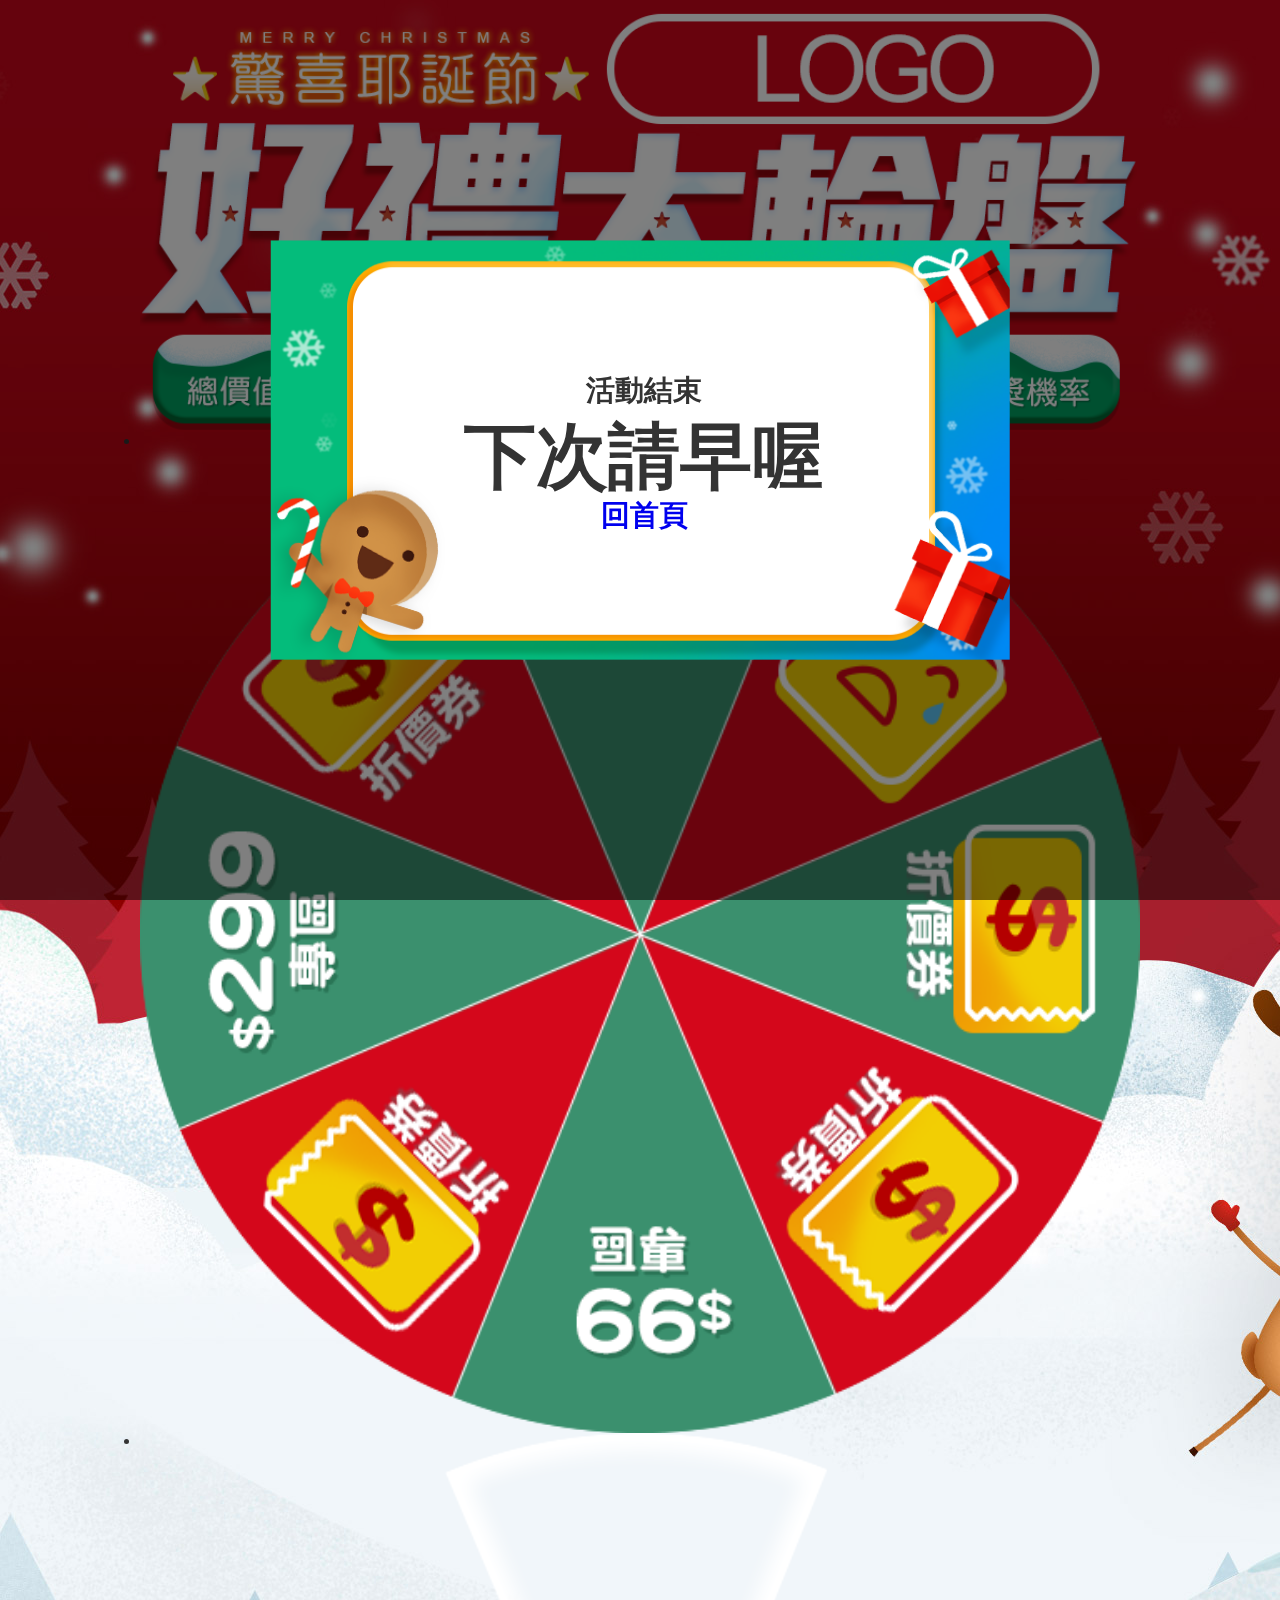
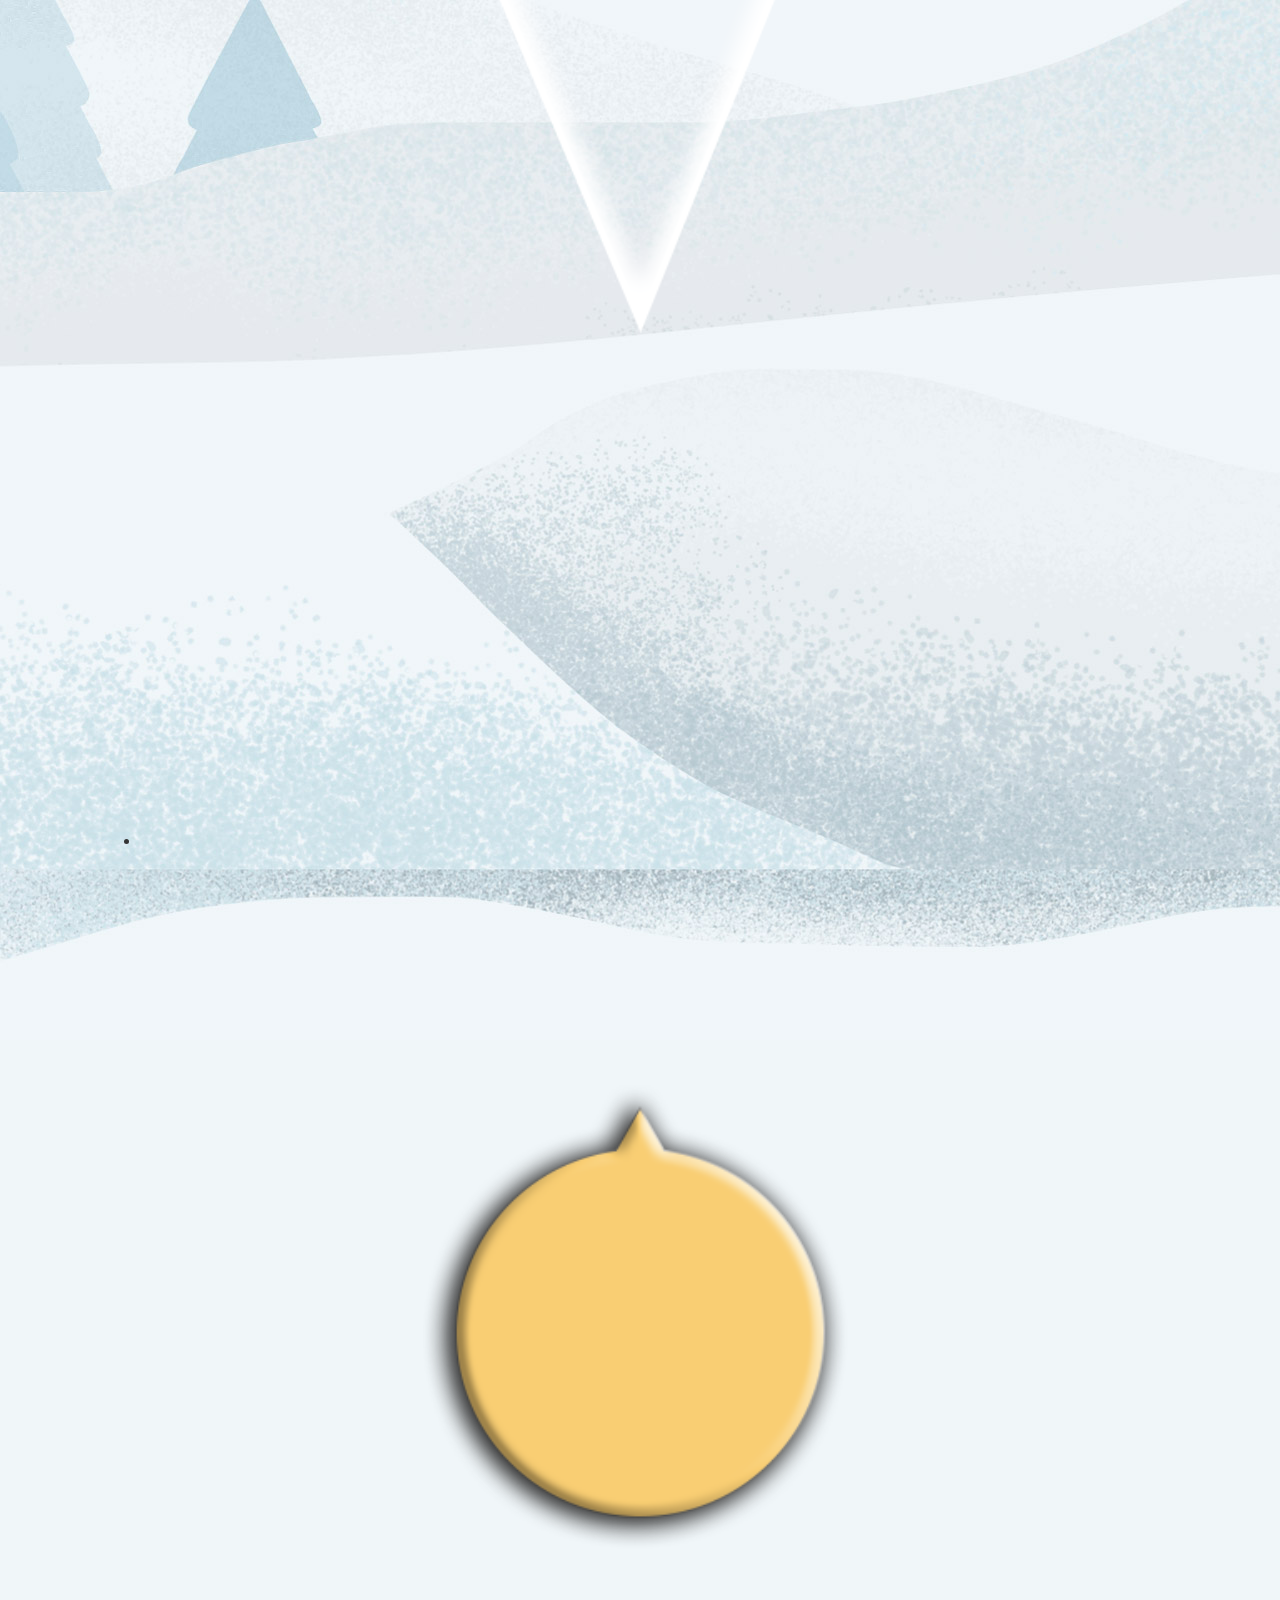
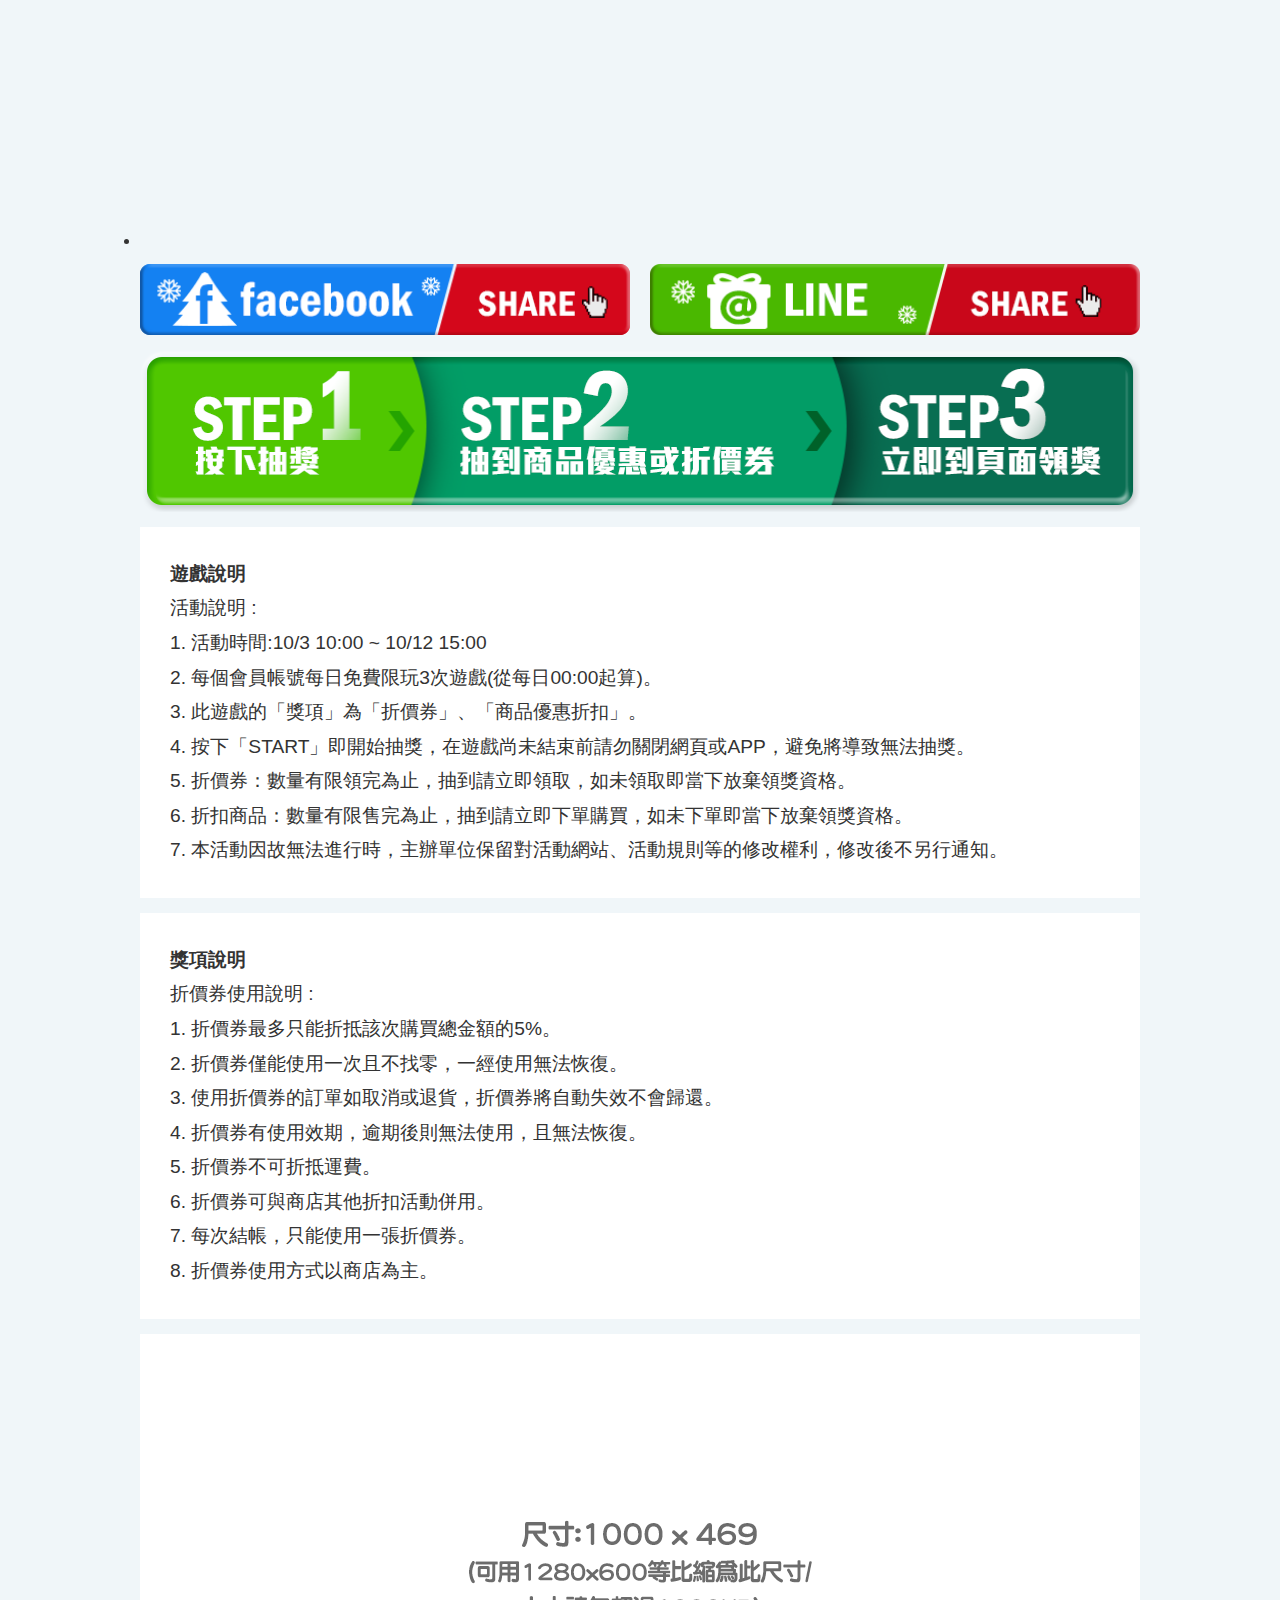
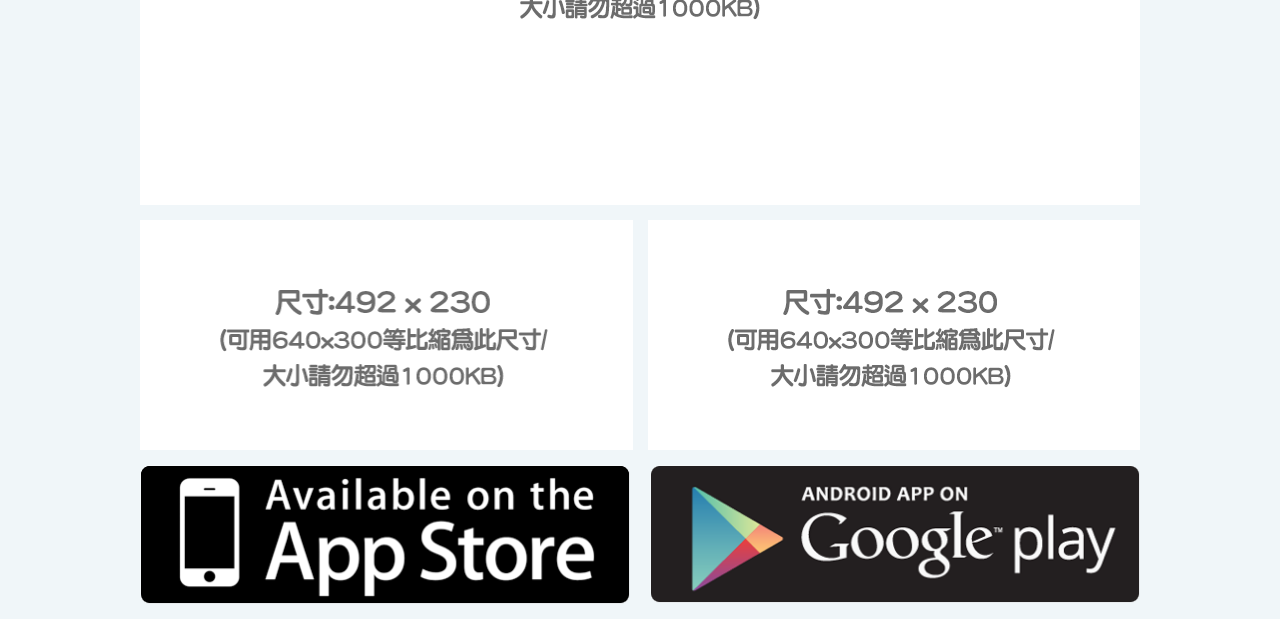
<file: index.html>
<!-- 91APP Inc.遊戲產生器91APP All rights reserved. -->
<!DOCTYPE html>
<html lang="en">
<head>
<meta charset="UTF-8">	
	<meta name="viewport" content="width=device-width, user-scalable=on, initial-scale=1.0, maximum-scale=1.0, minimum-scale=1.0">
	<title>aaaaaaaaaaaaaaaaa</title>
	<meta name="keywords" content="aaaaaaaaaaaaaaaaa" />
	<meta name="description" content="aadsfasdfadsf" />
	<meta property="og:title" content="aaaaaaaaaaaaaaaaa" />
	<meta property="og:description" content="aadsfasdfadsf" />
	<meta property="og:image" content="//91app-game.com/content/games/06/assets/fb_share.jpg" />
	
	<link rel="stylesheet" href="style/style.css?V001">
	<script src="https://ajax.googleapis.com/ajax/libs/jquery/2.2.4/jquery.min.js?V001"></script>
	<script type="text/javascript" src="js/jquery.cookie.js?V001"></script>
	<script type="text/javascript" src="js/moment.js?V001"></script>
	<script type="text/javascript" src="js/game_ct.js?V001"></script>

	<!-- Global site tag (gtag.js) - Google Analytics -->  
	<script async src="https://www.googletagmanager.com/gtag/js?id=UA-33795333-1"></script>  
	<script>  
	window.dataLayer = window.dataLayer || [];  
	function gtag(){dataLayer.push(arguments);}  
	gtag('js', new Date()); 
	gtag('config', 'UA-33795333-1');  
	</script>

</head>
<body>
	<!-- 最外層 -->
	<div class="rwd_outer">
		<!-- 主視覺區 -->
		<div class="title_outer">
			<div><img src="assets/title.png" alt="">
</div>
			<div class="mobile"><img src="assets/title_small.png" alt="">
</div>
		</div>
		<!-- 遊戲區 -->
		<div class="game_outer">
			<ul>
				<li><img src="assets/prize_bg.png" alt="">
</li>
				<li><img src="assets/prize_shine.png" alt=""></li>
				<li><img src="assets/prize_arrow.png" alt=""></li>
				<li></li>
			</ul>
		</div>
		<!-- 獎項彈跳視窗區_序號式 -->
		<div class="prize_outer prize_num">
			<ul>
				<li>
					<div>
						<p>恭喜獲得</p>
						<b class="gift_title">獎項</b>					
						<span class="gift_code" id="copy_txta">123456789</span>
						<a href="javascript:void(0);" class="copybtn" name="copy_txta">複製序號</a>
						<div><a class="gift_link" href="#" target="_blank">前往領取</a><a href="#">再玩一次</a></div>
						<p class="playcount"></p>
					</div>
					<i><a href="#"><img src="assets/close.png" alt=""></a></i>
				</li>
			</ul>			
		</div>
		<!-- 獎項彈跳視窗區_連結式 -->
		<div class="prize_outer prize_link">
			<ul>
				<li>
					<div>
						<p>恭喜獲得<br><b class="gift_title">獎項</b></p>
						<div><a class="gift_link" href="#" target="_blank">前往領取</a><a href="index.html">再玩一次</a></div>
						<p class="playcount"></p>
					</div>
					<i><a href="#"><img src="assets/close.png" alt=""></a></i>				
				</li>
			</ul>			
		</div>
		<!-- 獎項彈跳視窗區_銘謝惠顧 -->
		<div class="prize_outer prize_none">
			<ul>
				<li>
					<div>
						<p>再接再厲<br><b>銘謝惠顧</b></p>
						<div><a href="#" style="display: none;"></a><a href="#">再玩一次</a></div>
						<p class="playcount"></p>
					</div>
					<i><a href="#"><img src="assets/close.png" alt=""></a></i>				
				</li>
			</ul>			
		</div>		
		<!-- 不可玩彈跳視窗區_今日已玩三次 -->
		<div class="prize_outer prize_pop2">
			<ul>
				<li>
					<div>
						<p><b class="today_played">您已經玩超過三次，明天請再來玩</b></p>
						<a href="http://www.google.com">點我看更多好康優惠</a>
					</div>
					<i><a href="#"><img src="assets/close.png" alt=""></a></i>	
				</li>
			</ul>			
		</div>
		<!-- 不可玩彈跳視窗區_活動結束 -->
		<div class="prize_outer prize_pop1">
			<ul>
				<li>
					<div>
						<p>活動結束<br><b>下次請早喔</b></p>
						<a href="http://www.google.com">回首頁</a>
					</div>					
				</li>
			</ul>			
		</div>
		
		<!-- Popup -->
		<div class="copyouter">
			<div class="copynow">已複製序號</div>
		</div>
		<!-- / Popup -->
		
		<!-- social media區 -->
		<div class="social_outer">
			<div><a href="#" class="share_fb"><img src="assets/FB.png" alt="">
</a></div>
			<div><a href="#" class="share_line"><img src="assets/LINE.png" alt="">
</a></div>
		</div>
		<!-- 遊戲說明文區_圖片顯示(如不需要 請整區拔掉) -->
		<div class="info1_outer">
			<div><img src="assets/bn01.png" alt="">
</div>
		</div>
		<!-- 遊戲說明文區_文字顯示 -->
		<div class="info2_outer">
			<p><b>遊戲說明</b></p>
			<p>
<p>
  活動說明 :<br>
  1. 活動時間:10/3 10:00 ~ 10/12 15:00<br>
  2. 每個會員帳號每日免費限玩3次遊戲(從每日00:00起算)。 <br>
  3. 此遊戲的「獎項」為「折價券」、「商品優惠折扣」。 <br>
  4. 按下「START」即開始抽獎，在遊戲尚未結束前請勿關閉網頁或APP，避免將導致無法抽獎。 <br>
  5. 折價券：數量有限領完為止，抽到請立即領取，如未領取即當下放棄領獎資格。 <br>
  6. 折扣商品：數量有限售完為止，抽到請立即下單購買，如未下單即當下放棄領獎資格。 <br>
  7. 本活動因故無法進行時，主辦單位保留對活動網站、活動規則等的修改權利，修改後不另行通知。 
</p>
</p>
		</div>
		<!-- 獎項說明文區 -->
		<div class="info3_outer">
			<p><b>獎項說明</b></p>
			<p>
<p>
  折價券使用說明 :<br>
  1. 折價券最多只能折抵該次購買總金額的5%。<br>
  2. 折價券僅能使用一次且不找零，一經使用無法恢復。<br>
  3. 使用折價券的訂單如取消或退貨，折價券將自動失效不會歸還。<br>
  4. 折價券有使用效期，逾期後則無法使用，且無法恢復。<br>
  5. 折價券不可折抵運費。<br>
  6. 折價券可與商店其他折扣活動併用。<br>
  7. 每次結帳，只能使用一張折價券。<br>
  8. 折價券使用方式以商店為主。
</p>
</p>
		</div>
		<!-- banner區 -->
		<div class="banner_outer">
			<div><img src="assets/bn02.png" alt="">
</div>
			<div><img src="assets/bn03.png" alt="">
</div>
			<div><img src="assets/bn04.png" alt="">
</div>
		</div>
		<!-- APP下載區 -->
		<div class="app_outer">
			<div><img src="assets/appstore.png" alt="">
</div>
			<div><img src="assets/googleplay.png" alt="">
</div>
		</div>
	</div>
</body>
</html>
</file>
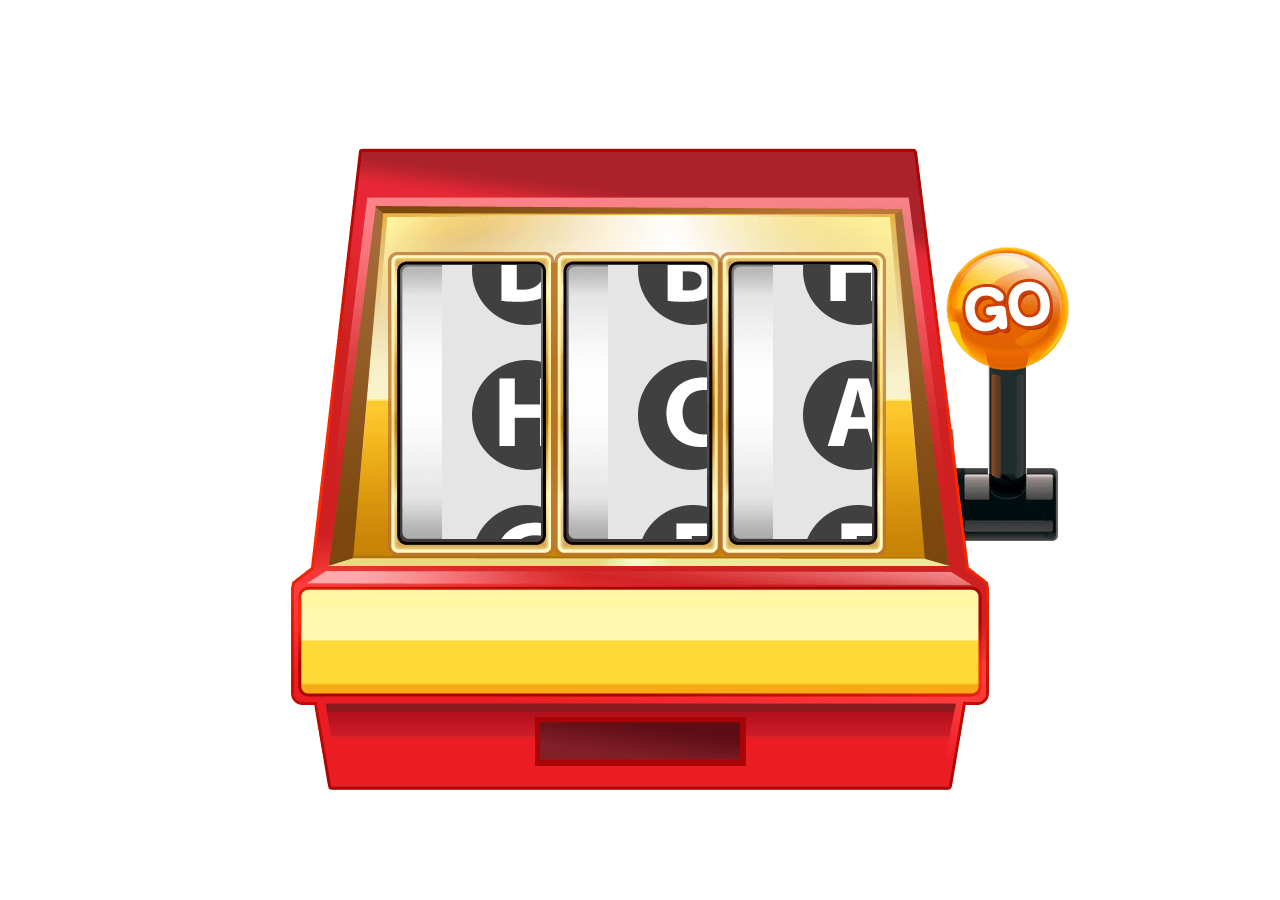
<file: 富邦範例/index.html>
<!DOCTYPE html>
<html lang="en">

<head>
	<meta charset="UTF-8">

	<link rel="stylesheet" href="css/index.css">
	<script src="js/lib/jquery-1.9.1.min.js"></script>
	<script src="js/lib/jquery.easing.js"></script>
	<script src="js/lib/TweenMax.min.js"></script>
	<script src="js/lib/SlotMachine.js"></script>
	<script src="js/index.js"></script>
</head>

<body>
	<div class="wrap">
		<div class="main">
			<div class="slot-machine-box">
				<div class="slot-handle">
					<!-- <a href="javascript:;"></a> -->
				</div>
				<div class="slot-machine">
					<!-- <div class="slot-box"></div> -->
					<div class="slot-txt">
						<a href="javascript:;"></a>
					</div>
					<div class="slot-list1 s-l">
						<ul>
							<li class="gift1"><img src="images/A.png" /></li>
							<li class="gift2"><img src="images/B.png" /></li>
							<li class="gift3"><img src="images/C.png" /></li>
							<li class="gift4"><img src="images/D.png" /></li>
							<li class="gift5"><img src="images/E.png" /></li>
							<li class="gift6"><img src="images/F.png" /></li>
							<li class="gift7"><img src="images/G.png" /></li>
							<li class="gift8"><img src="images/H.png" /></li>
							<li class="gift9"><img src="images/I.png" /></li>
						</ul>
					</div>
					<div class="slot-list2 s-l">
						<ul>
							<li class="gift1"><img src="images/A.png" /></li>
							<li class="gift2"><img src="images/B.png" /></li>
							<li class="gift3"><img src="images/C.png" /></li>
							<li class="gift4"><img src="images/D.png" /></li>
							<li class="gift5"><img src="images/E.png" /></li>
							<li class="gift6"><img src="images/F.png" /></li>
							<li class="gift7"><img src="images/G.png" /></li>
							<li class="gift8"><img src="images/H.png" /></li>
							<li class="gift9"><img src="images/I.png" /></li>
						</ul>
					</div>
					<div class="slot-list3 s-l">
						<ul>
							<li class="gift1"><img src="images/A.png" /></li>
							<li class="gift2"><img src="images/B.png" /></li>
							<li class="gift3"><img src="images/C.png" /></li>
							<li class="gift4"><img src="images/D.png" /></li>
							<li class="gift5"><img src="images/E.png" /></li>
							<li class="gift6"><img src="images/F.png" /></li>
							<li class="gift7"><img src="images/G.png" /></li>
							<li class="gift8"><img src="images/H.png" /></li>
							<li class="gift9"><img src="images/I.png" /></li>
						</ul>
					</div>
				</div>
			</div>
		</div>
	</div>
</body>
</html>
</file>
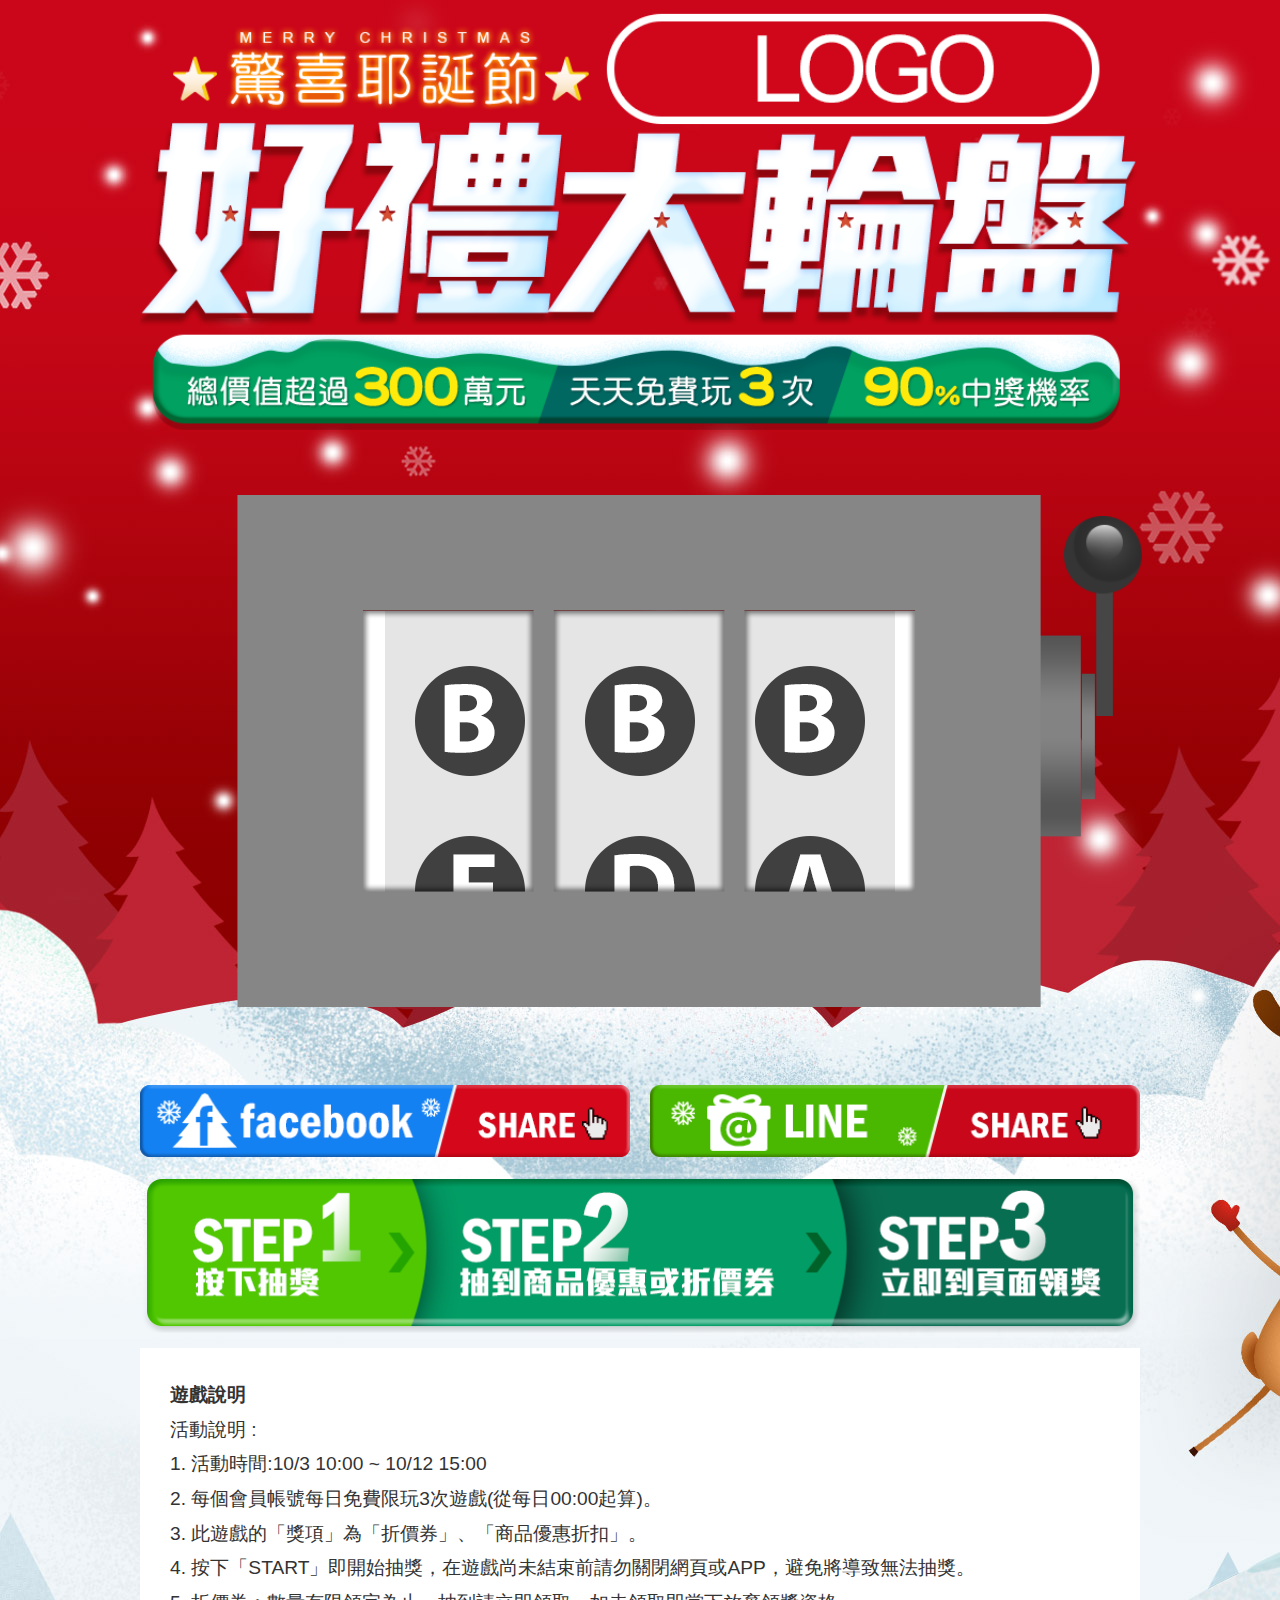
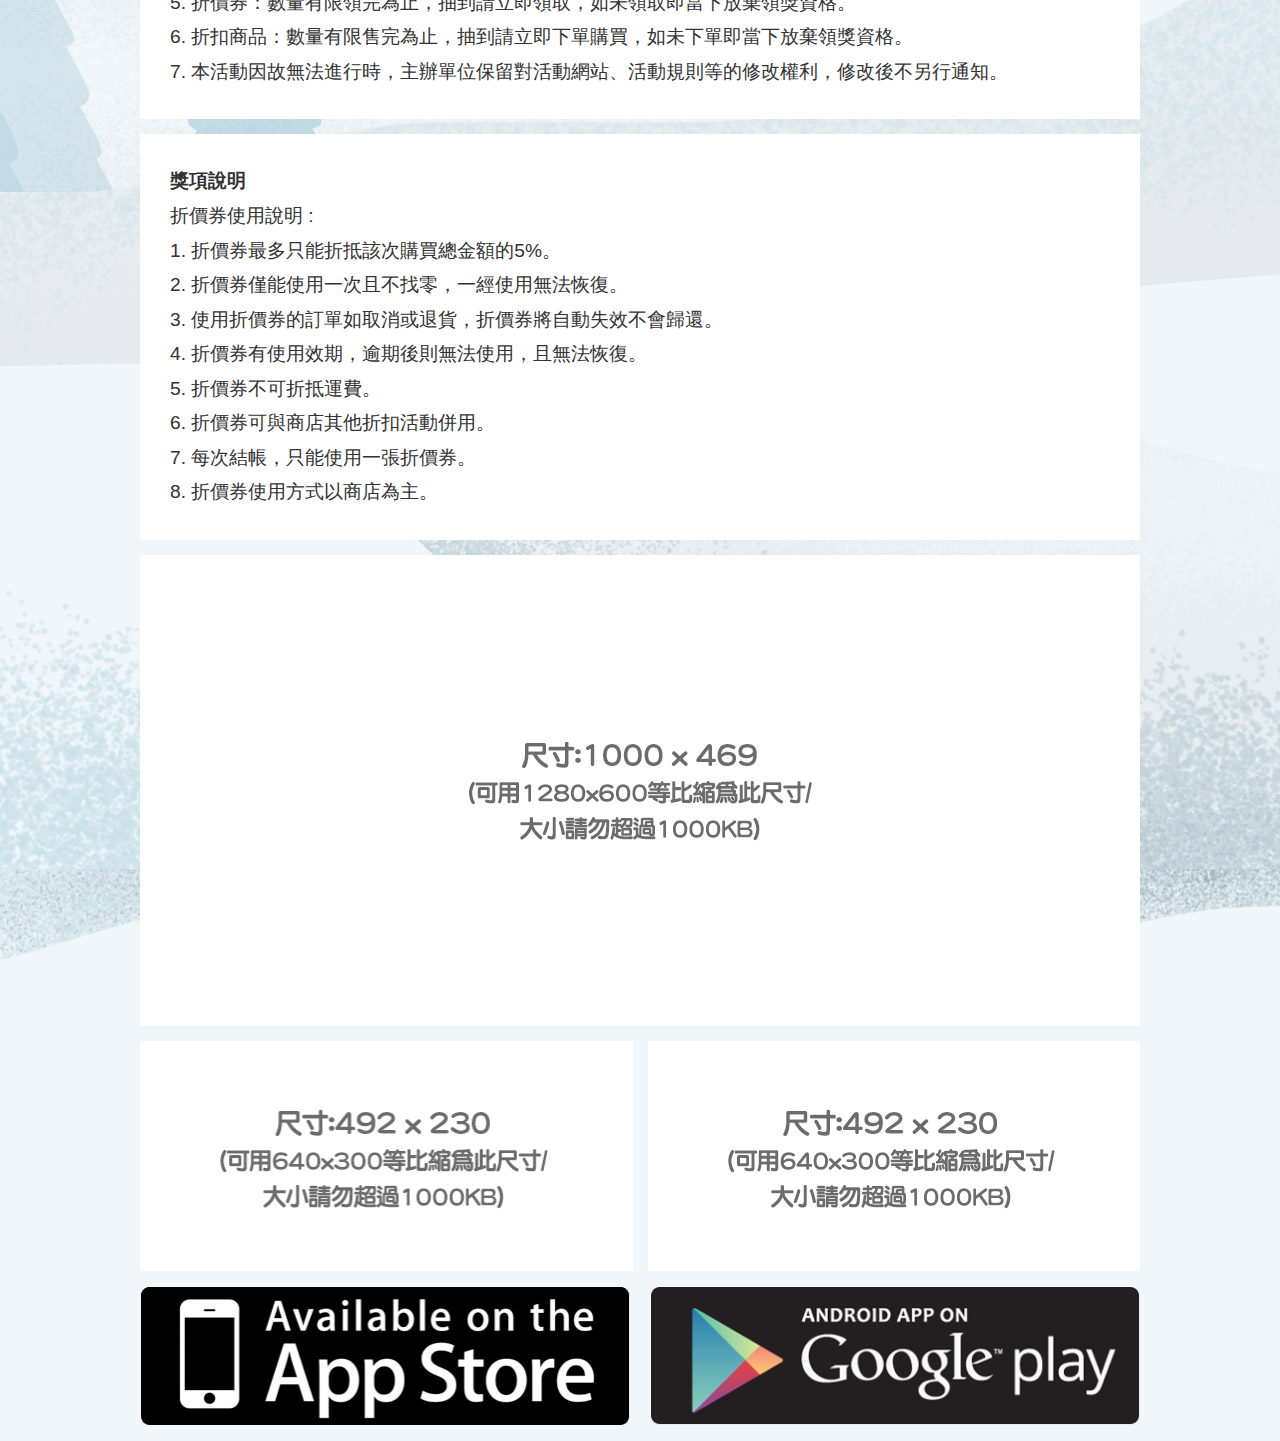
<file: demo.html>
<!-- 91APP Inc.遊戲產生器91APP All rights reserved. -->
<!DOCTYPE html>
<html lang="en">

<head>
	<meta charset="UTF-8">
	<meta name="viewport"
		content="width=device-width, user-scalable=on, initial-scale=1.0, maximum-scale=1.0, minimum-scale=1.0">
	<title>test03</title>
	<meta name="keywords" content="test03" />
	<meta name="description" content="https://www.91app.com/" />
	<meta property="og:title" content="test03" />
	<meta property="og:description" content="https://www.91app.com/" />
	<meta property="og:image" content="//91app-game.com/content/games/03/assets/fb_share.jpg" />

	<link rel="stylesheet" href="style/style.css?V001">
	<!-- <script src="https://ajax.googleapis.com/ajax/libs/jquery/2.2.4/jquery.min.js?V003"></script> -->
	<!-- <script src='https://ajax.googleapis.com/ajax/libs/jqueryui/1.8.5/jquery-ui.min.js'></script> -->
	<script src="js/jquery-1.11.3.js"></script>
	<script src="js/jquery.easing.1.3.js"></script>
	<script type="text/javascript" src="js/jquery.cookie.js?V001"></script>
	<script type="text/javascript" src="js/moment.js?V001"></script>
	<!-- <script type="text/javascript" src="js/game_ct.js?V001"></script> -->
	<!-- <script src="jquery.easing.1.3.js"></script> -->
	<script src="js/slot.js"></script>
	<script src="js/slotmachine.js"></script>

	<!-- Global site tag (gtag.js) - Google Analytics -->
	<script async src="https://www.googletagmanager.com/gtag/js?id=UA-33795333-1"></script>
	<script>
		window.dataLayer = window.dataLayer || [];
		function gtag() { dataLayer.push(arguments); }
		gtag('js', new Date());
		gtag('config', 'UA-33795333-1');

		$(document).ready(function () {

			var images = ['<img src="assets/A.png">',
				'<img src="assets/B.png">',
				'<img src="assets/C.png">',
				'<img src="assets/D.png">',
				'<img src="assets/E.png">',
				'<img src="assets/F.png">',
				'<img src="assets/G.png">',
				'<img src="assets/H.png">',
				'<img src="assets/I.png">'];

			var slotMachine = new EZSlots("sss", { "winningSet": [0, 0, 0], "startingSet": [1, 1, 1], "symbols": images, "height": 170, "width": 170 });


			$("body > div > div.game_outer > div.game_btn").click(function () {
				slotMachine.setWin([1, 1, 1])
			})

			$("body > div > div.game_outer > div.game_btn").mousedown(function () {
				$(".btn_img").attr('src', 'assets/game_btn_start.png')
			});
			$("body > div > div.game_outer > div.game_btn").mouseup(function () {
				
				$(".btn_img").attr('src', 'assets/game_btn.png')
			});
		});
	</script>

</head>

<body>
	<!-- 最外層 -->
	<div class="rwd_outer">
		<!-- 主視覺區 -->
		<div class="title_outer">
			<div><img src="assets/title.png" alt="">
			</div>
			<div class="mobile"><img src="assets/title_small.png" alt="">
			</div>
		</div>
		<!-- 遊戲區 -->
		<div class="game_outer">
			<div class="game_box" id="winwinwin2"></div>
			<div class="game_content" id="sss">
			</div>
			<div class="game_btn">
				<img class="btn_img" src="assets/game_btn.png" alt="">
			</div>
		</div>
		<!-- 獎項彈跳視窗區_序號式 -->
		<div class="prize_outer prize_num">
			<ul>
				<li>
					<div>
						<p>恭喜獲得</p>
						<b class="gift_title">獎項</b>
						<span class="gift_code" id="copy_txta">123456789</span>
						<a href="javascript:void(0);" class="copybtn" name="copy_txta">複製序號</a>
						<div><a class="gift_link" href="#">前往領取</a><a href="#">再玩一次</a></div>
						<p class="playcount"></p>
					</div>
					<i><a href="#"><img src="assets/close.png" alt=""></a></i>
				</li>
			</ul>
		</div>
		<!-- 獎項彈跳視窗區_連結式 -->
		<!-- <div class="prize_outer prize_link">
			<ul>
				<li>
					<div>
						<p>恭喜獲得<br><b class="gift_title">獎項</b></p>
						<div><a class="gift_link" href="#">前往領取</a><a href="index.html">再玩一次</a></div>
						<p class="playcount"></p>
					</div>
					<i><a href="#"><img src="assets/close.png" alt=""></a></i>
				</li>
			</ul>
		</div> -->
		<!-- 獎項彈跳視窗區_銘謝惠顧 -->
		<!-- <div class="prize_outer prize_none">
			<ul>
				<li>
					<div>
						<p>再接再厲<br><b>銘謝惠顧</b></p>
						<div><a href="#" style="display: none;"></a><a href="#">再玩一次</a></div>
						<p class="playcount"></p>
					</div>
					<i><a href="#"><img src="assets/close.png" alt=""></a></i>
				</li>
			</ul>
		</div> -->
		<!-- 不可玩彈跳視窗區_今日已玩三次 -->
		<div class="prize_outer prize_pop2">
			<ul>
				<li>
					<div>
						<p><b class="today_played">您已經玩超過三次，明天請再來玩</b></p>
						<a href="https://www.91app.com/">點我看更多好康優惠</a>
					</div>
				</li>
			</ul>
		</div>
		<!-- 不可玩彈跳視窗區_活動結束 -->
		<!-- <div class="prize_outer prize_pop1">
			<ul>
				<li>
					<div>
						<p>活動結束<br><b>下次請早喔</b></p>
						<a href="https://www.91app.com/">回首頁</a>
					</div>					
				</li>
			</ul>			
		</div> -->

		<!-- Popup -->
		<div class="copyouter">
			<div class="copynow">已複製序號</div>
		</div>
		<!-- / Popup -->

		<!-- social media區 -->
		<div class="social_outer">
			<div><a href="#" class="share_fb"><img src="assets/FB.png" alt="">
				</a></div>
			<div><a href="#" class="share_line"><img src="assets/LINE.png" alt="">
				</a></div>
		</div>
		<!-- 遊戲說明文區_圖片顯示(如不需要 請整區拔掉) -->
		<div class="info1_outer">
			<div><img src="assets/bn01.png" alt="">
			</div>
		</div>
		<!-- 遊戲說明文區_文字顯示 -->
		<div class="info2_outer">
			<p><b>遊戲說明</b></p>
			<p>
				<p>
					活動說明 :<br>
					1. 活動時間:10/3 10:00 ~ 10/12 15:00<br>
					2. 每個會員帳號每日免費限玩3次遊戲(從每日00:00起算)。 <br>
					3. 此遊戲的「獎項」為「折價券」、「商品優惠折扣」。 <br>
					4. 按下「START」即開始抽獎，在遊戲尚未結束前請勿關閉網頁或APP，避免將導致無法抽獎。 <br>
					5. 折價券：數量有限領完為止，抽到請立即領取，如未領取即當下放棄領獎資格。 <br>
					6. 折扣商品：數量有限售完為止，抽到請立即下單購買，如未下單即當下放棄領獎資格。 <br>
					7. 本活動因故無法進行時，主辦單位保留對活動網站、活動規則等的修改權利，修改後不另行通知。
				</p>
			</p>
		</div>
		<!-- 獎項說明文區 -->
		<div class="info3_outer">
			<p><b>獎項說明</b></p>
			<p>
				<p>
					折價券使用說明 :<br>
					1. 折價券最多只能折抵該次購買總金額的5%。<br>
					2. 折價券僅能使用一次且不找零，一經使用無法恢復。<br>
					3. 使用折價券的訂單如取消或退貨，折價券將自動失效不會歸還。<br>
					4. 折價券有使用效期，逾期後則無法使用，且無法恢復。<br>
					5. 折價券不可折抵運費。<br>
					6. 折價券可與商店其他折扣活動併用。<br>
					7. 每次結帳，只能使用一張折價券。<br>
					8. 折價券使用方式以商店為主。
				</p>
			</p>
		</div>
		<!-- banner區 -->
		<div class="banner_outer">
			<div><img src="assets/bn02.png" alt="">
			</div>
			<div><img src="assets/bn03.png" alt="">
			</div>
			<div><img src="assets/bn04.png" alt="">
			</div>
		</div>
		<!-- APP下載區 -->
		<div class="app_outer">
			<div><img src="assets/appstore.png" alt="">
			</div>
			<div><img src="assets/googleplay.png" alt="">
			</div>
		</div>
	</div>
</body>

</html>
</file>
<file: style/style.css>
/* 基礎設定 */

* {
    margin: 0;
    padding: 0;
    -webkit-text-size-adjust: none;
    -webkit-box-sizing: border-box;
    -moz-box-sizing: border-box;
    box-sizing: border-box;
}


/* 背景設定 */

html,
body {
    width: 100%;
    height: auto;
    font-size: 16px;
    line-height: 16px;
    font-family: "Century Gothic", "Helvetica Neue", "Open Sans", "Heiti TC", "Microsoft JhengHei", 'Microsoft JhengHei UI Regular', '微軟正黑體 Light', '微軟正黑體', sans-serif;
    color: #333;
    background-image: url("../assets/bg.jpg");
    background-repeat: no-repeat;
    background-position: top center;
    background-color: #f0f6f9;
}

html {
    background-color: #FFFFFF;
}


/* 最外層設定 */

.rwd_outer {
    width: 1000px;
    margin: 0 auto;
}

.rwd_outer img {
    display: block;
    width: 100%;
    height: auto;
}


/* 各區外層設定 */

.rwd_outer .title_outer,
.rwd_outer .game_outer,
.rwd_outer .social_outer,
.rwd_outer .info1_outer,
.rwd_outer .info2_outer,
.rwd_outer .info3_outer,
.rwd_outer .banner_outer {
    position: relative;
    width: 100%;
    text-align: center;
}


/* 主標設定 */

.rwd_outer .title_outer>div {
    display: block;
}

.rwd_outer .title_outer>div.mobile {
    display: none;
}


/* 遊戲區設定 */

.rwd_outer .game_outer {
    position: relative;
}

.game_outer .game_box {
    width: 100%;
    height: 0;
    padding-bottom: 63.75%;
    background-image: url("../assets/game_bg1.png");
    -webkit-background-size: contain;
    background-size: contain;
    background-repeat: no-repeat;
    background-position: center center;
    position: relative;
    z-index: 2;
    margin: 0 auto;
}

.game_outer .game_content {
    width: 80%;
    height: 0;
    padding-bottom: 28.2%;
    position: absolute;
    left: 50%;
    top: 28%;
    transform: translateX(-50%);
    overflow: hidden;
    background-color: #fff;
    /* background-color: #fff; */
}
.game_outer .game_content .slot-list1 {
    margin-left: 15.5%;
}

.game_outer .game_content .slot-list2 {
    margin-left: 39%;
}

.game_outer .game_content .slot-list3 {
    margin-left: 63%;
}

.game_outer .game_content .slot-list ul {
    list-style: none;
}

.game_outer .game_content .slot-list ul li{
    transform: translateY(34%);
    width: 21%;
    height: 0;
    padding-bottom: 21%;
}

.game_outer .game_btn {
    width: 10%;
    height: 0;
    padding-bottom: 20%;
    position: absolute;
    z-index: 10;
    right: -2.4%;
    top: 13%;
    cursor: pointer;
    overflow: hidden;
}


/* .game_outer .game_btn:hover{
	padding-bottom: 17.5%;
	top: 17%;
} */

@keyframes turn {
    from {
        transform: scaleZ(0deg);
    }
    to {
        transform: scaleZ(180deg);
    }
}


/* .game_outer ul li:nth-child(1) img { transform: rotateZ(0deg);}
.game_outer ul li:nth-child(2) { opacity: 0;}
.game_outer ul li:nth-child(4) {
	width: calc(188/600*100%);
	height: 0;
	padding-bottom: calc(188/600*100%);
	background-image: url("../assets/start1.png");
	-webkit-background-size: cover;
	background-size: cover;
	cursor: pointer;
}
.game_outer ul li:nth-child(4):hover {
	background-image: url("../assets/start2.png");
} */


/* 獎項彈跳視窗區設定 */

.rwd_outer .prize_outer {
    position: fixed;
    width: 100%;
    height: 100%;
    top: 0;
    left: 0;
    background: rgba(0, 0, 0, .5);
    z-index: 999;
}

.rwd_outer .prize_outer ul {
    position: absolute;
    width: 740px;
    height: 420px;
    /* width: 100vw;
	height: calc(420/720*100vw); */
    top: 0;
    right: 0;
    bottom: 0;
    left: 0;
    margin: auto;
    text-align: center;
    list-style: none;
}

.rwd_outer .prize_outer ul li {
    position: relative;
    width: 100%;
    height: 100%;
    background-image: url("../assets/prize_win.png");
    -webkit-background-size: cover;
    background-size: cover;
    background-position: center center;
    font-size: 180%;
    line-height: 160%;
}

.rwd_outer .prize_outer ul li:before {
    content: "";
    display: inline-block;
    width: 0%;
    height: 100%;
    vertical-align: middle;
}

.rwd_outer .prize_outer ul li div {
    width: 95%;
    /* background: rgba(0,0,0,.2); */
    display: inline-block;
    vertical-align: middle;
    font-weight: bolder;
    color: #333;
}

.rwd_outer .prize_outer ul li div p {
    display: block;
    font-size: 100%;
    line-height: 200%;
}

.rwd_outer .prize_outer ul li div b {
    display: block;
    font-size: 250%;
    line-height: 100%;
}

.rwd_outer .prize_outer ul li div span {
    display: block;
    font-size: 100%;
    line-height: 200%;
}

.rwd_outer .prize_outer ul li div span:before {
    content: "序號：";
    display: inline-block;
}

.rwd_outer .prize_outer ul li div>a {
    text-decoration: none;
}

.rwd_outer .prize_outer ul li div>a:nth-child(4) {
    display: block;
    width: 40%;
    margin: 0 auto;
    background-color: #fff;
    border-radius: 5px;
    font-size: 100%;
    line-height: 200%;
    color: #333;
}

.rwd_outer .prize_outer ul li div>div {
    display: inline-block;
    font-size: 100%;
    line-height: 200%;
    padding-top: 2%;
}

.rwd_outer .prize_outer ul li div>div>a {
    padding: 1% 2%;
    margin: 2%;
    background-color: red;
    border-radius: 5px;
    font-size: 80%;
    line-height: 200%;
    color: white;
}

.rwd_outer .prize_outer ul li i {
    display: block;
    position: absolute;
    width: 5%;
    height: auto;
    top: 0;
    right: 0;
    transform: translate(50%, -50%);
}

.rwd_outer .prize_outer.prize_link,
.rwd_outer .prize_outer.prize_num,
.rwd_outer .prize_outer.prize_none,
.rwd_outer .prize_outer.prize_pop1,
.rwd_outer .prize_outer.prize_pop2 {
    display: none;
}


/* .rwd_outer .prize_outer.prize_link {
	display: none;
} */


/* social media區、banner區、APP下載區 共同設定 */

.rwd_outer .social_outer:after,
.rwd_outer .app_outer:after,
.rwd_outer .banner_outer:after {
    content: "";
    display: block;
    height: 0%;
    clear: both;
}


/* social media區、banner區、APP下載區 共同設定 */

.rwd_outer .social_outer:after,
.rwd_outer .app_outer:after,
.rwd_outer .banner_outer:after {
    content: "";
    display: block;
    height: 0%;
    clear: both;
}


/* social media區 設定 */

.rwd_outer .social_outer,
.rwd_outer .app_outer {
    padding: 1.5% 0%;
}

.rwd_outer .social_outer>div,
.rwd_outer .app_outer>div {
    width: 49%;
}

.rwd_outer .social_outer>div:nth-child(1),
.rwd_outer .app_outer>div:nth-child(1) {
    float: left;
}

.rwd_outer .social_outer>div:nth-child(2),
.rwd_outer .app_outer>div:nth-child(2) {
    float: right;
}


/* 遊戲說明文_圖片區設定 */

.rwd_outer .info1_outer {
    margin-bottom: 1.5%;
}


/* 戲說明文區_文字區、獎項說明文區 設定 */

.rwd_outer .info2_outer,
.rwd_outer .info3_outer {
    background-color: #fff;
    padding: 3%;
    text-align: left;
    font-size: 120%;
    line-height: 180%;
    margin-bottom: 1.5%;
}

.rwd_outer .info2_outer ul,
.rwd_outer .info3_outer ul {
    width: 100%;
    margin-left: 3%;
    list-style-type: decimal;
}


/* banner區 設定 */

.rwd_outer .banner_outer>div {
    display: block;
    float: left;
}

.rwd_outer .banner_outer>div:nth-child(n+2) {
    width: 49.25%;
    margin-top: 1.5%;
}

.rwd_outer .banner_outer>div:nth-child(3) {
    margin-left: 1.5%;
}

.copyouter {
    width: 200px;
    height: 100px;
    background: white;
    border-radius: 5px;
    border: 1px solid #ddd;
    box-shadow: 5px 5px 10px 2px rgba(0, 0, 0, .2);
    text-align: center;
    position: fixed;
    top: 0;
    right: 0;
    bottom: 0;
    left: 0;
    margin: auto;
    font-size: 120%;
    z-index: 999999;
    display: none;
}

.copyouter:before {
    content: '';
    display: inline-block;
    height: 100%;
    width: 0;
    vertical-align: middle;
}

.copyouter .copynow {
    width: 90%;
    display: inline-block;
    vertical-align: middle;
}


/* 遊戲動態 */

.game01 {
    animation: game01 3s 0s both ease-out 1;
}

.game02 {
    animation: game02 3s 0s both ease-out 1;
}

.game03 {
    animation: game03 3s 0s both ease-out 1;
}

.game04 {
    animation: game04 3s 0s both ease-out 1;
}

.game05 {
    animation: game05 3s 0s both ease-out 1;
}

.game06 {
    animation: game06 3s 0s both ease-out 1;
}

.game07 {
    animation: game07 3s 0s both ease-out 1;
}

.game08 {
    animation: game08 3s 0s both ease-out 1;
}

@keyframes game01 {
    0% {
        transform: rotateZ(0deg);
    }
    100% {
        transform: rotateZ(1800deg);
    }
}

@keyframes game02 {
    0% {
        transform: rotateZ(0deg);
    }
    100% {
        transform: rotateZ(1755deg);
    }
}

@keyframes game03 {
    0% {
        transform: rotateZ(0deg);
    }
    100% {
        transform: rotateZ(1710deg);
    }
}

@keyframes game04 {
    0% {
        transform: rotateZ(0deg);
    }
    100% {
        transform: rotateZ(1665deg);
    }
}

@keyframes game05 {
    0% {
        transform: rotateZ(0deg);
    }
    100% {
        transform: rotateZ(1620deg);
    }
}

@keyframes game06 {
    0% {
        transform: rotateZ(0deg);
    }
    100% {
        transform: rotateZ(1575deg);
    }
}

@keyframes game07 {
    0% {
        transform: rotateZ(0deg);
    }
    100% {
        transform: rotateZ(1530deg);
    }
}

@keyframes game08 {
    0% {
        transform: rotateZ(0deg);
    }
    100% {
        transform: rotateZ(1485deg);
    }
}

.gameshine {
    animation: gameshine .2s 3s both linear infinite;
}

@keyframes gameshine {
    0% {
        opacity: 0;
    }
    100% {
        opacity: 1;
    }
}


/*手持裝置設定*/

@media screen and (max-width: 640px) {
    /* 基礎設定 */
    * {
        margin: 0;
        padding: 0;
        -webkit-text-size-adjust: none;
        -webkit-box-sizing: border-box;
        -moz-box-sizing: border-box;
        box-sizing: border-box;
    }
    /* 背景設定 */
    html,
    body {
        width: 100%;
        height: auto;
        font-size: 16px;
        line-height: 16px;
        font-family: "Century Gothic", "Helvetica Neue", "Open Sans", "Heiti TC", "Microsoft JhengHei", 'Microsoft JhengHei UI Regular', '微軟正黑體 Light', '微軟正黑體', sans-serif;
        color: #333;
        background-image: url("../assets/bg.jpg");
        -webkit-background-size: contain;
        background-size: contain;
    }
    html {
        background-color: #FFFFFF;
    }
    /* 最外層設定 */
    .rwd_outer {
        width: 100%;
        margin: 0 auto;
        padding: 3vw;
    }
    .game_outer .game_content {
        width: 77%;
    }
    .rwd_outer img {
        display: block;
        width: 100%;
        /* max-width: 100px; */
        height: auto;
    }
    /* 各區外層設定 */
    .rwd_outer .title_outer,
    .rwd_outer .game_outer,
    .rwd_outer .social_outer,
    .rwd_outer .info1_outer,
    .rwd_outer .info2_outer,
    .rwd_outer .info3_outer,
    .rwd_outer .banner_outer {
        position: relative;
        width: 100%;
        text-align: center;
    }
    /* 主標設定 */
    .rwd_outer .title_outer>div {
        display: none;
    }
    .rwd_outer .title_outer>div.mobile {
        display: block;
    }
    /* 遊戲區設定 */
    .rwd_outer .game_outer {
        background-image: url("../assets/game_bg2.png");
        -webkit-background-size: cover;
        background-size: cover;
        padding: 2% 2%;
    }
    /* .game_outer ul {
        width: 100%;
        padding-bottom: 100%;
        position: relative;
        margin: 0 auto;
    }
    .game_outer ul li {
        display: block;
        position: absolute;
        width: 85%;
        height: 85%;
        top: 0;
        right: 0;
        bottom: 0;
        left: 0;
        margin: auto;
    }
    .game_outer ul li:nth-child(1) img {
        transform: rotateZ(0deg);
    }
    .game_outer ul li:nth-child(2) {
        opacity: 0;
    }
    .game_outer ul li:nth-child(4) {
        width: 27%;
        height: 0;
        padding-bottom: 27%;
        background-image: url("../assets/start1.png");
        -webkit-background-size: cover;
        background-size: cover;
        cursor: pointer;
    }
    .game_outer ul li:nth-child(4):hover {
        background-image: url("../assets/start2.png");
    } */
    /* 獎項彈跳視窗區設定 */
    .rwd_outer .prize_outer {
        position: fixed;
        width: 100%;
        height: 100%;
        top: 0;
        left: 0;
        background: rgba(0, 0, 0, .5);
        z-index: 999;
    }
    .rwd_outer .prize_outer ul {
        position: absolute;
        width: 85vw;
        height: 85vw;
        /* width: 100vw;
	height: calc(420/720*100vw); */
        top: 0;
        right: 0;
        bottom: 0;
        left: 0;
        margin: auto;
        text-align: center;
        list-style: none;
    }
    .rwd_outer .prize_outer ul li {
        position: relative;
        width: 100%;
        height: 150%;
        background-image: url("../assets/prize_win2.png");
        -webkit-background-size: none;
        background-size: none;
        font-size: 140%;
        line-height: 140%;
    }
    .rwd_outer .prize_outer ul li:before {
        content: "";
        display: inline-block;
        width: 0%;
        height: 100%;
        vertical-align: middle;
    }
    .rwd_outer .prize_outer ul li div {
        width: 95%;
        /* background: rgba(0,0,0,.2); */
        display: inline-block;
        vertical-align: middle;
        font-weight: bolder;
        color: #333;
    }
    .rwd_outer .prize_outer ul li div p {
        display: block;
        font-size: 100%;
        line-height: 200%;
    }
    .rwd_outer .prize_outer ul li div b {
        display: block;
        font-size: 160%;
        line-height: 100%;
    }
    .rwd_outer .prize_outer ul li div span {
        display: block;
        font-size: 100%;
        line-height: 200%;
    }
    .rwd_outer .prize_outer ul li div span:before {
        content: "序號：";
        display: inline-block;
    }
    .rwd_outer .prize_outer ul li div>a {
        text-decoration: none;
    }
    .rwd_outer .prize_outer ul li div>a:nth-child(4) {
        display: block;
        width: 40%;
        margin: 0 auto;
        background-color: #fff;
        border-radius: 5px;
        font-size: 100%;
        line-height: 200%;
        color: #333;
    }
    .rwd_outer .prize_outer ul li div>div {
        display: inline-block;
        font-size: 100%;
        line-height: 200%;
        padding-top: 2%;
    }
    .rwd_outer .prize_outer ul li div>div>a {
        padding: 1% 2%;
        margin: 2%;
        background-color: red;
        border-radius: 5px;
        font-size: 80%;
        line-height: 200%;
        color: white;
    }
    .rwd_outer .prize_outer ul li i {
        display: block;
        position: absolute;
        width: 10%;
        height: auto;
        top: 0;
        right: 0;
        transform: translate(50%, -50%);
    }
    .rwd_outer .prize_outer.prize_link,
    .rwd_outer .prize_outer.prize_num,
    .rwd_outer .prize_outer.prize_none,
    .rwd_outer .prize_outer.prize_pop1,
    .rwd_outer .prize_outer.prize_pop2 {
        display: none;
    }
    /* .rwd_outer .prize_outer.prize_link {
	display: none;
} */
    /* social media區、banner區、APP下載區 共同設定 */
    .rwd_outer .social_outer:after,
    .rwd_outer .app_outer:after,
    .rwd_outer .banner_outer:after {
        content: "";
        display: block;
        height: 0%;
        clear: both;
    }
    /* social media區、banner區、APP下載區 共同設定 */
    .rwd_outer .social_outer:after,
    .rwd_outer .app_outer:after,
    .rwd_outer .banner_outer:after {
        content: "";
        display: block;
        height: 0%;
        clear: both;
    }
    /* social media區 設定 */
    .rwd_outer .social_outer,
    .rwd_outer .app_outer {
        padding: 1.5% 0%;
    }
    .rwd_outer .social_outer>div,
    .rwd_outer .app_outer>div {
        width: 49%;
    }
    .rwd_outer .social_outer>div:nth-child(1),
    .rwd_outer .app_outer>div:nth-child(1) {
        float: left;
    }
    .rwd_outer .social_outer>div:nth-child(2),
    .rwd_outer .app_outer>div:nth-child(2) {
        float: right;
    }
    /* 遊戲說明文_圖片區設定 */
    .rwd_outer .info1_outer {
        margin-bottom: 1.5%;
    }
    /* 戲說明文區_文字區、獎項說明文區 設定 */
    .rwd_outer .info2_outer,
    .rwd_outer .info3_outer {
        background-color: #fff;
        padding: 6%;
        text-align: left;
        font-size: 4vw;
        line-height: 180%;
        margin-bottom: 1.5%;
    }
    .rwd_outer .info2_outer ul,
    .rwd_outer .info3_outer ul {
        width: 100%;
        margin-left: 3%;
        list-style-type: decimal;
    }
    /* banner區 設定 */
    .rwd_outer .banner_outer>div {
        float: left;
    }
    .rwd_outer .banner_outer>div:nth-child(n+2) {
        width: 49.25%;
        margin-top: 1.5%;
    }
    .rwd_outer .banner_outer>div:nth-child(3) {
        margin-left: 1.5%;
    }
}

.ezslots>.window {
    overflow: hidden;
    display: inline-block;
}

.ezslots>.window>.slider>.symbol {
    text-align: center;
    display: table;
}

.ezslots>.window>.slider>.symbol>.content {
    padding: 0px;
    margin: 0px;
    display: table-cell;
    text-align: center;
    vertical-align: middle;
}
</file>
<file: 富邦範例/css/index.css>
.main-box {
    position: relative;
    overflow: hidden;
}

.main {
    position: relative;
    width: 1100px;
    height: 751px;
    margin: 0 auto;
}


.slot-handle {
    position: absolute;
    top: 214px;
    left: 837px;
    width: 160px;
    height: 382px;
    background: url("../images/Slot-hand.png") 0 0 no-repeat;
    cursor: pointer;
}

/* .slot-handle.active {
    background: url("../images/Slot-hand.png") 0 -382px no-repeat;
} */

.slot-machine {
    position: absolute;
    top: 140px;
    left: 0;
    right: 0;
    margin: 0 auto;
    width: 698px;
    height: 642px;
    background: url("../images/Slot-machine.png");
}

.slot-machine .s-l {
    position: absolute;
    width: 139px;
    height: 274px;
    top: 117px;
    font-size: 0;
    overflow: hidden;
}

.slot-machine .s-l ul {
    top: 65px;
    position: absolute;
    left: 0;
    right: 0;
    margin: 0 auto;
    width: 100px;
}

.slot-machine .slot-list1 {
    left: 111px;
}

.slot-machine .slot-list2 {
    left: 277px;
}

.slot-machine .slot-list3 {
    left: 442px;
}
</file>
